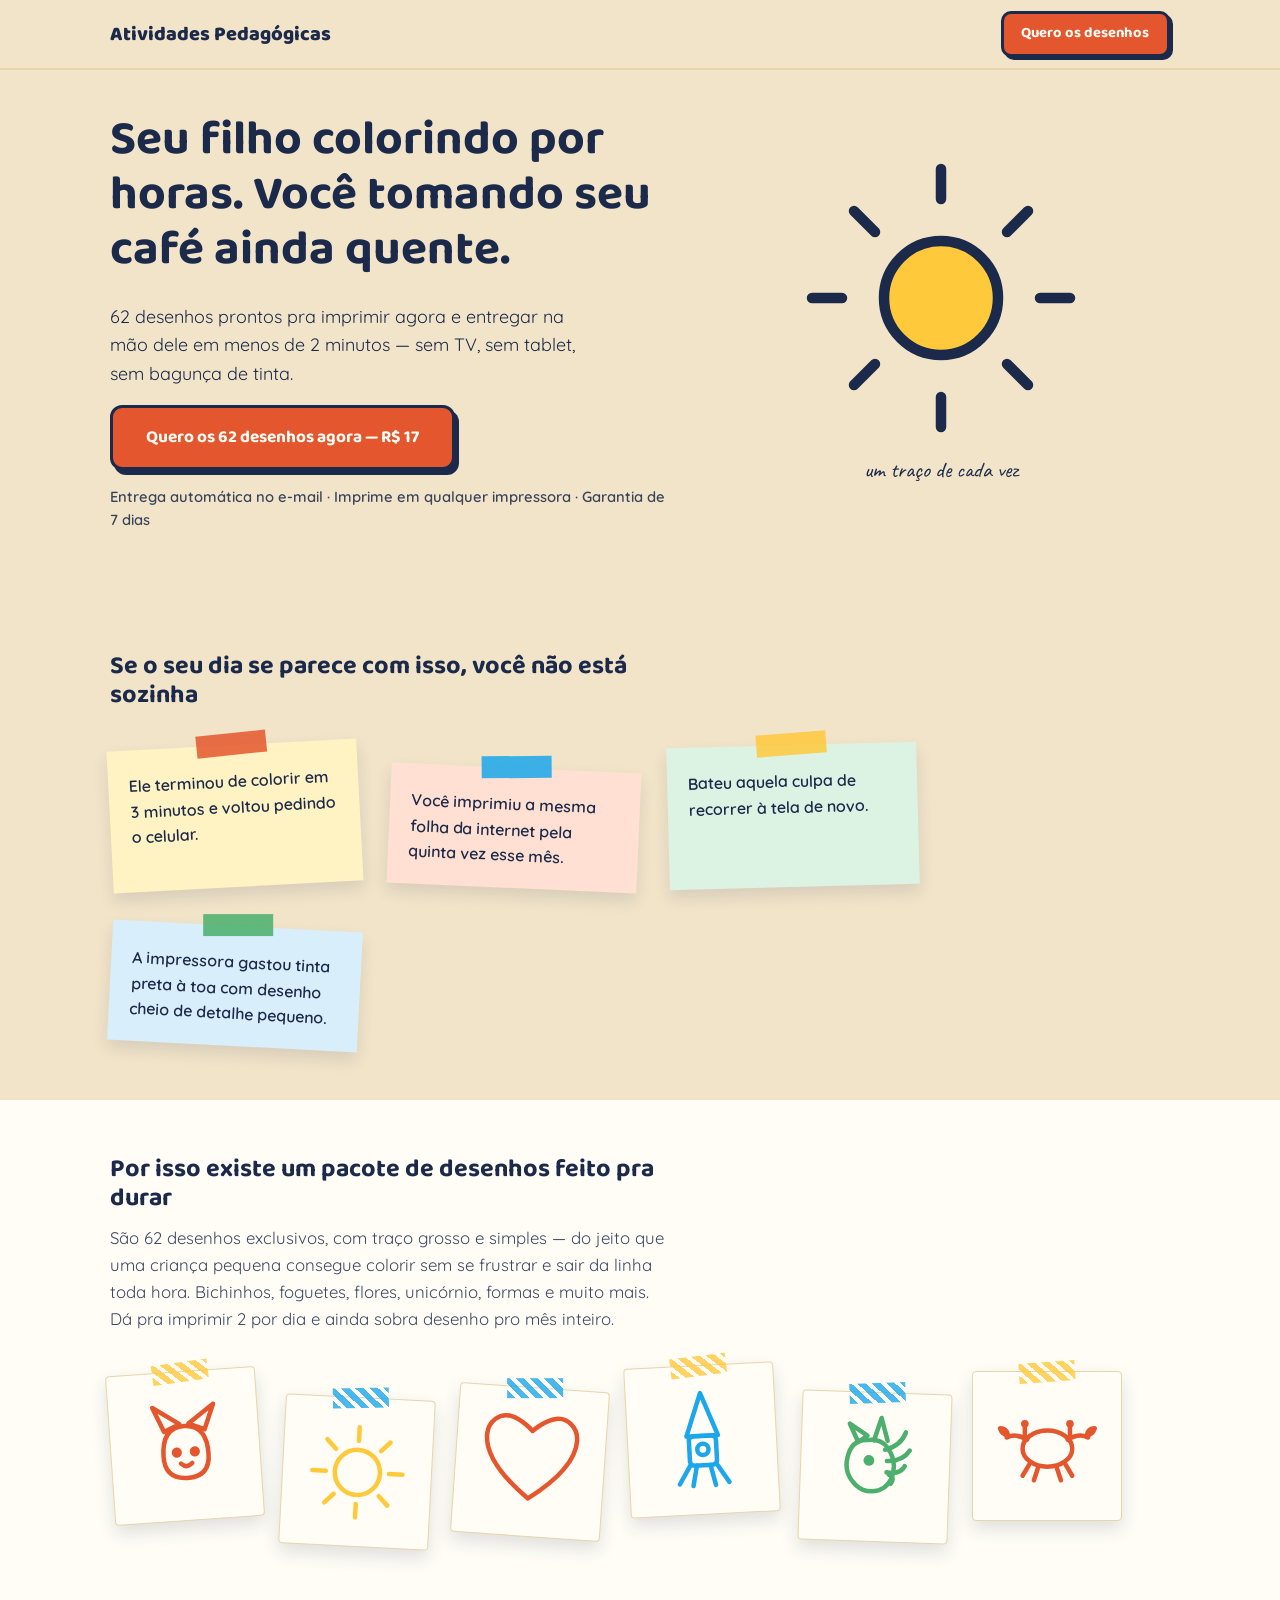
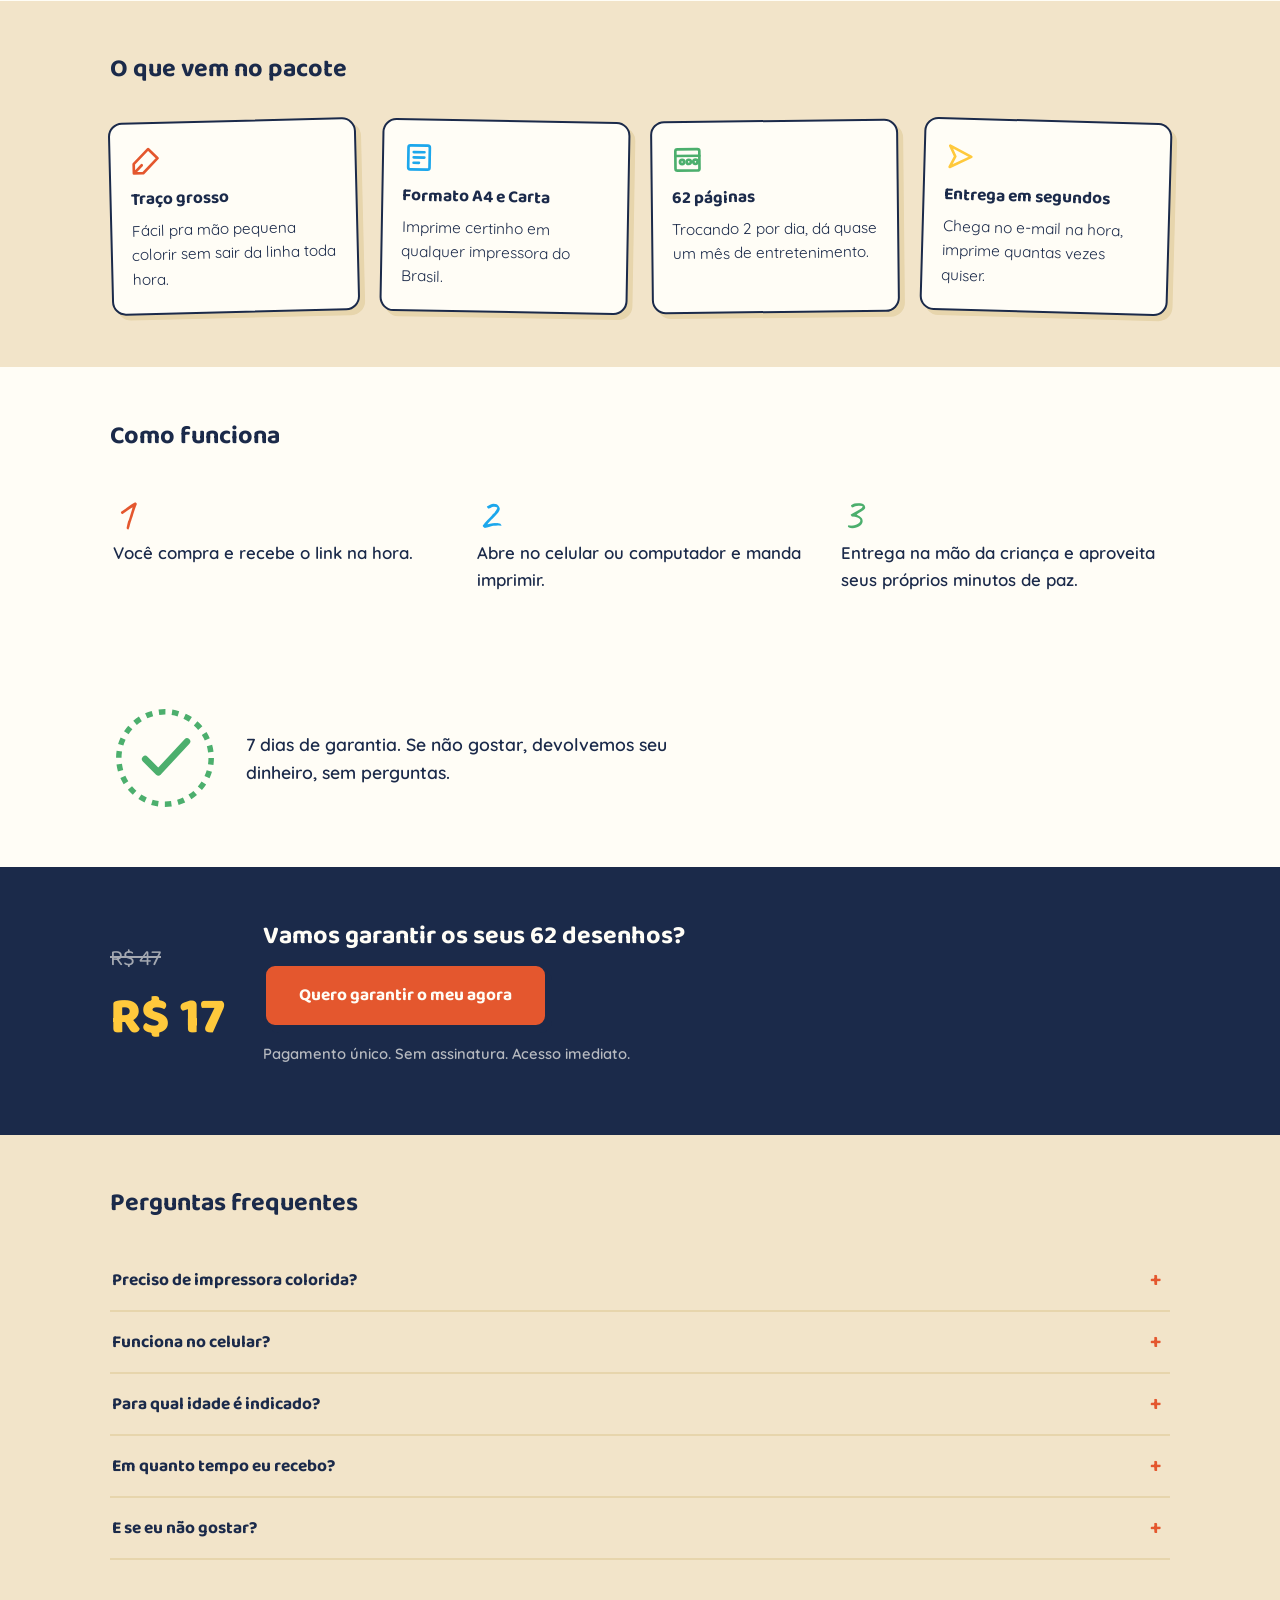
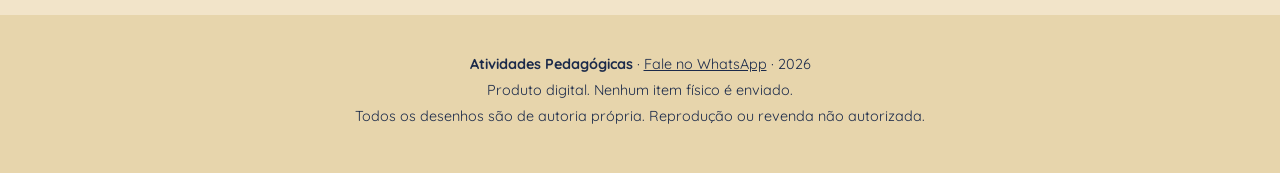
<file: livro-de-colorir-landing.html>
<!DOCTYPE html>
<html lang="pt-BR">
<head>
<meta charset="UTF-8">
<meta name="viewport" content="width=device-width, initial-scale=1.0">
<title>62 Desenhos para Colorir — R$17</title>
<meta name="description" content="62 desenhos infantis exclusivos para imprimir e colorir agora. Entrega automática no e-mail. Por R$17.">

<!--
  ================================================================
  STATUS DOS PLACEHOLDERS:

  - Marca, checkout (Cakto) e contato (WhatsApp) já preenchidos com
    dados reais.
  - Depoimentos: seção removida a pedido do cliente. Quando houver
    depoimentos reais de clientes, adicionar de volta uma seção
    "O que as mães estão dizendo" com citações e nomes verdadeiros
    — nunca com texto inventado.
  - Evento de compra (Purchase): NÃO é disparado por este HTML.
    É configurado no painel da Cakto, que dispara Purchase na
    página de confirmação de pagamento dela usando o mesmo Pixel ID
    (890502213453827).

  CABEÇALHOS DE SEGURANÇA RECOMENDADOS (configurar no servidor/CDN):
  Content-Security-Policy, X-Content-Type-Options: nosniff,
  X-Frame-Options: SAMEORIGIN, Referrer-Policy: strict-origin-when-cross-origin,
  Strict-Transport-Security. Nenhuma chave de API ou segredo deve
  ser colocado neste arquivo (o Pixel abaixo usa somente o snippet
  público do lado do navegador — nenhum token de Conversions API).
  ================================================================
-->

<!-- Meta Pixel Code -->
<script>
!function(f,b,e,v,n,t,s)
{if(f.fbq)return;n=f.fbq=function(){n.callMethod?
n.callMethod.apply(n,arguments):n.queue.push(arguments)};
if(!f._fbq)f._fbq=n;n.push=n;n.loaded=!0;n.version='2.0';
n.queue=[];t=b.createElement(e);t.async=!0;
t.src=v;s=b.getElementsByTagName(e)[0];
s.parentNode.insertBefore(t,s)}(window, document,'script',
'https://connect.facebook.net/en_US/fbevents.js');
fbq('init', '890502213453827');
fbq('track', 'PageView');
</script>
<noscript><img height="1" width="1" style="display:none"
src="https://www.facebook.com/tr?id=890502213453827&ev=PageView&noscript=1"
/></noscript>
<!-- End Meta Pixel Code -->

<link rel="preconnect" href="https://fonts.googleapis.com">
<link rel="preconnect" href="https://fonts.gstatic.com" crossorigin>
<link href="https://fonts.googleapis.com/css2?family=Baloo+2:wght@600;700;800&family=Quicksand:wght@500;600;700&family=Caveat:wght@600;700&display=swap" rel="stylesheet">

<style>
  :root{
    --paper: #F2E4C9;
    --paper-light: #FFFDF6;
    --paper-deep: #E7D5AC;
    --ink: #1B2A4A;
    --red: #E4572E;
    --yellow: #FFC93C;
    --blue: #1CA7EC;
    --green: #4CAF6D;
    --display: "Baloo 2", "Segoe UI", sans-serif;
    --body-font: "Quicksand", "Nunito Sans", sans-serif;
    --hand: "Caveat", cursive;
  }

  *,*::before,*::after{ box-sizing:border-box; }
  html{ scroll-behavior:smooth; }
  body{
    margin:0;
    background:var(--paper);
    color:var(--ink);
    font-family:var(--body-font);
    font-size:1.05rem;
    line-height:1.6;
    -webkit-font-smoothing:antialiased;
  }
  img,svg{ display:block; max-width:100%; }
  a{ color:inherit; }
  ul{ margin:0; padding:0; list-style:none; }

  *:focus-visible{
    outline:3px solid var(--blue);
    outline-offset:3px;
    border-radius:3px;
  }

  .wrap{ max-width:1100px; margin:0 auto; padding:0 1.25rem; }

  h1,h2,h3{
    font-family:var(--display);
    font-weight:700;
    margin:0 0 .5em 0;
    color:var(--ink);
    line-height:1.15;
  }
  p{ margin:0 0 1em 0; }

  /* ---------- botões ---------- */
  .btn{
    display:inline-flex;
    align-items:center;
    justify-content:center;
    gap:.5em;
    font-family:var(--display);
    font-weight:700;
    font-size:1.08rem;
    padding:.9em 1.9em;
    border-radius:12px;
    border:3px solid var(--ink);
    text-decoration:none;
    cursor:pointer;
    transition:transform .15s ease, box-shadow .15s ease;
  }
  .btn-primary{
    background:var(--red);
    color:var(--paper-light);
    box-shadow:4px 5px 0 var(--ink);
  }
  .btn-primary:hover{ transform:translate(-2px,-2px); box-shadow:6px 7px 0 var(--ink); }
  .btn-primary:active{ transform:translate(1px,2px); box-shadow:2px 2px 0 var(--ink); }
  .btn-small{
    font-size:.92rem;
    padding:.55em 1.2em;
    border-radius:10px;
    box-shadow:3px 3px 0 var(--ink);
  }
  .btn-small:hover{ transform:translate(-1px,-1px); box-shadow:4px 4px 0 var(--ink); }

  /* ---------- header ---------- */
  header{
    position:fixed;
    top:0; left:0; right:0;
    z-index:50;
    background:rgba(242,228,201,.92);
    backdrop-filter:blur(4px);
    border-bottom:2px solid var(--paper-deep);
  }
  header .wrap{
    display:flex;
    align-items:center;
    justify-content:space-between;
    padding:.7rem 1.25rem;
  }
  .brand{
    font-family:var(--display);
    font-weight:800;
    font-size:1.25rem;
    color:var(--ink);
    text-decoration:none;
  }
  main{ padding-top:64px; }

  /* ---------- helpers ---------- */
  .section{ padding:3.4rem 0; }
  .section-title{ max-width:40ch; }
  .section-lede{ max-width:56ch; color:var(--ink); opacity:.85; }

  /* ================= HERO ================= */
  .hero{ padding:3rem 0 3.2rem; overflow:hidden; }
  .hero .wrap{
    display:grid;
    grid-template-columns:1.1fr .9fr;
    gap:2.6rem;
    align-items:center;
  }
  .hero h1{ font-size:clamp(2rem, 4vw + .7rem, 3rem); }
  .hero .subtitle{ font-size:1.12rem; max-width:44ch; }
  .hero-note{
    margin-top:.9rem;
    font-size:.92rem;
    font-weight:600;
    opacity:.85;
  }
  .hero-art{ position:relative; display:flex; justify-content:center; }
  .crayon-scene{ position:relative; width:min(100%,300px); }
  .crayon-caption{
    font-family:var(--hand);
    font-size:1.4rem;
    color:var(--ink);
    text-align:center;
    margin-top:.3rem;
  }
  #crayonIcon{ position:absolute; top:0; left:0; width:34px; height:34px; pointer-events:none; }

  /* ================= DOR (post-its) ================= */
  .postits{
    display:flex;
    flex-wrap:wrap;
    gap:1.6rem 1.8rem;
    margin-top:2.2rem;
  }
  .postit{
    position:relative;
    width:250px;
    padding:1.5rem 1.3rem 1.2rem;
    font-family:var(--body-font);
    font-weight:600;
    font-size:1rem;
    color:var(--ink);
    box-shadow:0 8px 16px rgba(27,42,74,.12);
  }
  .postit::before{
    content:"";
    position:absolute;
    top:-12px; left:50%;
    transform:translateX(-50%) rotate(-3deg);
    width:70px; height:22px;
    opacity:.85;
  }
  .postit:nth-child(1){ background:#FFF3C4; transform:rotate(-3deg); }
  .postit:nth-child(1)::before{ background:var(--red); }
  .postit:nth-child(2){ background:#FFE0D2; transform:rotate(2.5deg); margin-top:1.4rem; }
  .postit:nth-child(2)::before{ background:var(--blue); }
  .postit:nth-child(3){ background:#DCF2E3; transform:rotate(-1.5deg); }
  .postit:nth-child(3)::before{ background:var(--yellow); }
  .postit:nth-child(4){ background:#D9EEFB; transform:rotate(3deg); margin-top:.8rem; }
  .postit:nth-child(4)::before{ background:var(--green); }

  /* ================= SOLUÇÃO (mural) ================= */
  .mural{
    display:flex;
    flex-wrap:wrap;
    gap:1.6rem 1.4rem;
    margin-top:2.4rem;
    align-items:flex-start;
  }
  .sheet-mock{
    position:relative;
    background:var(--paper-light);
    border:1px solid var(--paper-deep);
    border-radius:4px;
    padding:1.1rem;
    width:150px;
    box-shadow:0 8px 18px rgba(27,42,74,.14);
    transition:transform .2s ease, box-shadow .2s ease;
  }
  .sheet-mock svg{ width:100%; height:auto; }
  .sheet-mock:nth-child(1){ transform:rotate(-4deg); }
  .sheet-mock:nth-child(2){ transform:rotate(3deg); margin-top:1.6rem; }
  .sheet-mock:nth-child(3){ transform:rotate(-2deg); margin-top:-.6rem; }
  .sheet-mock:nth-child(4){ transform:rotate(4deg); margin-top:1rem; }
  .sheet-mock:nth-child(5){ transform:rotate(-3deg); margin-top:-.4rem; }
  .sheet-mock:nth-child(6){ transform:rotate(2deg); margin-top:1.3rem; }
  .sheet-mock:hover{ transform:rotate(0deg) translateY(-4px) !important; box-shadow:0 14px 24px rgba(27,42,74,.2); }
  .sheet-mock .tape{
    position:absolute;
    top:-10px; left:50%;
    transform:translateX(-50%) rotate(-4deg);
    width:56px; height:20px;
    opacity:.8;
  }
  .sheet-mock:nth-child(odd) .tape{ background:repeating-linear-gradient(45deg, var(--yellow), var(--yellow) 6px, #fff0 6px, #fff0 10px); }
  .sheet-mock:nth-child(even) .tape{ background:repeating-linear-gradient(45deg, var(--blue), var(--blue) 6px, #fff0 6px, #fff0 10px); }
  .sheet-mock .clip{ position:absolute; top:-16px; left:50%; transform:translateX(-50%); width:26px; }

  /* ================= BENEFÍCIOS ================= */
  .benefits{
    display:flex;
    flex-wrap:wrap;
    gap:1.4rem;
    margin-top:2.2rem;
  }
  .benefit{
    flex:1 1 220px;
    background:var(--paper-light);
    border:2px solid var(--ink);
    border-radius:14px;
    padding:1.3rem 1.2rem;
    box-shadow:5px 5px 0 var(--paper-deep);
  }
  .benefit:nth-child(1){ transform:rotate(-1.4deg); }
  .benefit:nth-child(2){ transform:rotate(1deg); }
  .benefit:nth-child(3){ transform:rotate(-.6deg); }
  .benefit:nth-child(4){ transform:rotate(1.6deg); }
  .benefit .icon{ width:32px; height:32px; margin-bottom:.6rem; }
  .benefit:nth-child(1) .icon{ color:var(--red); }
  .benefit:nth-child(2) .icon{ color:var(--blue); }
  .benefit:nth-child(3) .icon{ color:var(--green); }
  .benefit:nth-child(4) .icon{ color:var(--yellow); }
  .benefit strong{ display:block; font-family:var(--display); font-size:1.08rem; margin-bottom:.3rem; }
  .benefit p{ margin:0; font-size:.96rem; }

  /* ================= COMO FUNCIONA ================= */
  .steps{
    display:flex;
    flex-wrap:wrap;
    gap:2rem;
    margin-top:2.4rem;
    counter-reset:step;
  }
  .step{ flex:1 1 220px; position:relative; padding-left:.2rem; }
  .step-num{
    font-family:var(--hand);
    font-size:3rem;
    line-height:1;
    color:var(--red);
    display:block;
    margin-bottom:.2rem;
  }
  .step:nth-child(2) .step-num{ color:var(--blue); }
  .step:nth-child(3) .step-num{ color:var(--green); }
  .step p{ margin:0; font-weight:600; }

  /* ================= GARANTIA ================= */
  .guarantee{
    display:flex;
    align-items:center;
    gap:1.6rem;
    flex-wrap:wrap;
  }
  .guarantee-badge{ width:110px; height:110px; flex:none; }
  .guarantee p{ margin:0; font-size:1.1rem; font-weight:600; max-width:44ch; }

  /* ================= OFERTA FINAL ================= */
  .offer{ background:var(--ink); color:var(--paper-light); }
  .offer h2{ color:var(--paper-light); }
  .offer .wrap{
    display:flex;
    align-items:center;
    gap:2.4rem;
    flex-wrap:wrap;
  }
  .price-block{ flex:none; }
  .price-old{
    font-family:var(--display);
    font-size:1.4rem;
    text-decoration:line-through;
    opacity:.6;
    margin-right:.4rem;
  }
  .price-new{
    font-family:var(--display);
    font-weight:800;
    font-size:3.2rem;
    color:var(--yellow);
  }
  .offer-copy{ flex:1 1 320px; }
  .offer .hero-note{ color:rgba(255,253,246,.8); }

  /* ================= FAQ ================= */
  .faq-list{ margin-top:2rem; }
  .faq-item{
    border-bottom:2px solid var(--paper-deep);
  }
  .faq-q{
    width:100%;
    background:none;
    border:none;
    text-align:left;
    cursor:pointer;
    display:flex;
    align-items:center;
    justify-content:space-between;
    gap:1rem;
    font-family:var(--display);
    font-weight:700;
    font-size:1.08rem;
    color:var(--ink);
    padding:1rem .1rem;
  }
  .faq-q .plus{
    flex:none;
    width:26px; height:26px;
    display:flex; align-items:center; justify-content:center;
    font-size:1.3rem;
    color:var(--red);
    transition:transform .2s ease;
  }
  .faq-q[aria-expanded="true"] .plus{ transform:rotate(45deg); }
  .faq-a-wrap{
    overflow:hidden;
    max-height:0;
    transition:max-height .3s ease;
  }
  .faq-a{ padding:0 .1rem 1.1rem; max-width:62ch; }

  /* ================= FOOTER ================= */
  footer{
    background:var(--paper-deep);
    padding:2.2rem 0 2.6rem;
    font-size:.9rem;
    text-align:center;
  }
  footer p{ margin:.2rem 0; }

  @media (max-width:820px){
    .hero .wrap{ grid-template-columns:1fr; }
    .hero-art{ order:-1; margin-bottom:1rem; }
    .guarantee{ text-align:center; justify-content:center; }
  }
</style>
</head>
<body>

<header>
  <div class="wrap">
    <a href="#" class="brand">Atividades Pedagógicas</a>
    <a href="#oferta" class="btn btn-primary btn-small">Quero os desenhos</a>
  </div>
</header>

<main>

<!-- ================= HERO ================= -->
<section class="hero">
  <div class="wrap">
    <div class="hero-copy">
      <h1>Seu filho colorindo por horas. Você tomando seu café ainda quente.</h1>
      <p class="subtitle">62 desenhos prontos pra imprimir agora e entregar na mão dele em menos de 2 minutos — sem TV, sem tablet, sem bagunça de tinta.</p>
      <a href="https://pay.cakto.com.br/3cq8nd4_734661" class="btn btn-primary js-checkout-link">Quero os 62 desenhos agora — R$ 17</a>
      <p class="hero-note">Entrega automática no e-mail · Imprime em qualquer impressora · Garantia de 7 dias</p>
    </div>
    <div class="hero-art">
      <div class="crayon-scene">
        <svg id="crayonSun" viewBox="0 0 200 200" width="100%" aria-hidden="true">
          <g id="sunRays" stroke="#1B2A4A" stroke-width="7" fill="none" stroke-linecap="round">
            <line class="draw-el" x1="100" y1="14" x2="100" y2="34"/>
            <line class="draw-el" x1="100" y1="166" x2="100" y2="186"/>
            <line class="draw-el" x1="14" y1="100" x2="34" y2="100"/>
            <line class="draw-el" x1="166" y1="100" x2="186" y2="100"/>
            <line class="draw-el" x1="42" y1="42" x2="56" y2="56"/>
            <line class="draw-el" x1="144" y1="144" x2="158" y2="158"/>
            <line class="draw-el" x1="158" y1="42" x2="144" y2="56"/>
            <line class="draw-el" x1="56" y1="144" x2="42" y2="158"/>
          </g>
          <circle id="sunCircle" class="draw-el" cx="100" cy="100" r="38" stroke="#1B2A4A" stroke-width="7" fill="none"/>
        </svg>
        <svg id="crayonIcon" viewBox="0 0 40 40" aria-hidden="true">
          <g transform="rotate(45 20 20)">
            <rect x="14" y="6" width="12" height="24" rx="2" fill="#FFC93C" stroke="#1B2A4A" stroke-width="2"/>
            <polygon points="14,6 26,6 20,-2" fill="#E4572E" stroke="#1B2A4A" stroke-width="2"/>
          </g>
        </svg>
        <p class="crayon-caption">um traço de cada vez</p>
      </div>
    </div>
  </div>
</section>

<!-- ================= DOR ================= -->
<section class="section">
  <div class="wrap">
    <h2 class="section-title">Se o seu dia se parece com isso, você não está sozinha</h2>
    <div class="postits">
      <div class="postit">Ele terminou de colorir em 3 minutos e voltou pedindo o celular.</div>
      <div class="postit">Você imprimiu a mesma folha da internet pela quinta vez esse mês.</div>
      <div class="postit">Bateu aquela culpa de recorrer à tela de novo.</div>
      <div class="postit">A impressora gastou tinta preta à toa com desenho cheio de detalhe pequeno.</div>
    </div>
  </div>
</section>

<!-- ================= SOLUÇÃO ================= -->
<section class="section" style="background:var(--paper-light);">
  <div class="wrap">
    <h2 class="section-title">Por isso existe um pacote de desenhos feito pra durar</h2>
    <p class="section-lede">São 62 desenhos exclusivos, com traço grosso e simples — do jeito que uma criança pequena consegue colorir sem se frustrar e sair da linha toda hora. Bichinhos, foguetes, flores, unicórnio, formas e muito mais. Dá pra imprimir 2 por dia e ainda sobra desenho pro mês inteiro.</p>

    <div class="mural" aria-hidden="true">
      <div class="sheet-mock">
        <div class="tape"></div>
        <svg viewBox="0 0 100 100"><g fill="none" stroke="#E4572E" stroke-width="4" stroke-linecap="round" stroke-linejoin="round">
          <path d="M30 58 Q30 32 50 32 Q70 32 70 58 Q70 78 50 78 Q30 78 30 58 Z"/>
          <path d="M32 36 L23 14 L46 30 Z"/>
          <path d="M68 36 L77 14 L54 30 Z"/>
          <circle cx="42" cy="55" r="2.5" fill="#E4572E"/>
          <circle cx="58" cy="55" r="2.5" fill="#E4572E"/>
          <path d="M45 65 Q50 70 55 65"/>
        </g></svg>
      </div>
      <div class="sheet-mock">
        <div class="tape"></div>
        <svg viewBox="0 0 100 100"><g fill="none" stroke="#FFC93C" stroke-width="4" stroke-linecap="round" stroke-linejoin="round">
          <circle cx="50" cy="50" r="20"/>
          <path d="M50 10 V22 M50 78 V90 M10 50 H22 M78 50 H90 M22 22 L30 30 M70 70 L78 78 M78 22 L70 30 M30 70 L22 78"/>
        </g></svg>
      </div>
      <div class="clip" style="display:none"></div>
      <div class="sheet-mock">
        <div class="tape"></div>
        <svg viewBox="0 0 100 100"><path fill="none" stroke="#E4572E" stroke-width="4" stroke-linecap="round" stroke-linejoin="round" d="M50 82 C20 60 10 42 10 28 C10 16 20 8 30 10 C40 12 50 22 50 22 C50 22 60 12 70 10 C80 8 90 16 90 28 C90 42 80 60 50 82 Z"/></svg>
      </div>
      <div class="sheet-mock">
        <div class="tape"></div>
        <svg viewBox="0 0 100 100"><g fill="none" stroke="#1CA7EC" stroke-width="4" stroke-linecap="round" stroke-linejoin="round">
          <path d="M50 8 L64 46 H36 Z"/>
          <rect x="38" y="46" width="24" height="26" rx="4"/>
          <circle cx="50" cy="58" r="5"/>
          <path d="M38 72 L28 88 M62 72 L72 88 M44 72 L40 90 M56 72 L60 90"/>
        </g></svg>
      </div>
      <div class="sheet-mock">
        <div class="tape"></div>
        <svg viewBox="0 0 100 100"><g fill="none" stroke="#4CAF6D" stroke-width="4" stroke-linecap="round" stroke-linejoin="round">
          <path d="M42 26 Q28 26 25 42 Q22 56 33 66 Q42 74 54 70 Q64 66 66 54 Q68 42 60 32 Q54 24 42 26 Z"/>
          <path d="M48 26 L54 6 L60 26"/>
          <path d="M34 28 L26 12 L42 22 Z"/>
          <circle cx="44" cy="44" r="2.8" fill="#4CAF6D"/>
          <path d="M62 56 Q68 58 64 64"/>
          <path d="M58 34 Q72 30 76 18 M60 44 Q74 44 80 34 M60 54 Q72 56 76 48"/>
        </g></svg>
      </div>
      <div class="sheet-mock">
        <div class="tape"></div>
        <svg viewBox="0 0 100 100"><g fill="none" stroke="#E4572E" stroke-width="4" stroke-linecap="round" stroke-linejoin="round">
          <ellipse cx="50" cy="52" rx="22" ry="16"/>
          <path d="M32 44 Q22 38 14 42 M68 44 Q78 38 86 42"/>
          <circle cx="30" cy="30" r="1.4" fill="#E4572E"/>
          <circle cx="70" cy="30" r="1.4" fill="#E4572E"/>
          <path d="M30 44 L30 30 M70 44 L70 30"/>
          <path d="M15 40 Q10 40 8 34 Q14 34 15 40 Z"/>
          <path d="M85 40 Q90 40 92 34 Q86 34 85 40 Z"/>
          <path d="M34 66 L28 76 M42 68 L38 80 M58 68 L62 80 M66 66 L72 76"/>
        </g></svg>
      </div>
    </div>
  </div>
</section>

<!-- ================= BENEFÍCIOS ================= -->
<section class="section">
  <div class="wrap">
    <h2 class="section-title">O que vem no pacote</h2>
    <div class="benefits">
      <div class="benefit">
        <svg class="icon" viewBox="0 0 24 24" fill="none" stroke="currentColor" stroke-width="2" stroke-linecap="round" stroke-linejoin="round"><path d="M4 20 L9 15 M14 3 L21 10 L10 21 L3 21 L3 14 Z"/></svg>
        <strong>Traço grosso</strong>
        <p>Fácil pra mão pequena colorir sem sair da linha toda hora.</p>
      </div>
      <div class="benefit">
        <svg class="icon" viewBox="0 0 24 24" fill="none" stroke="currentColor" stroke-width="2" stroke-linecap="round" stroke-linejoin="round"><rect x="4" y="3" width="16" height="18" rx="1.5"/><path d="M8 8 H16 M8 12 H16 M8 16 H12"/></svg>
        <strong>Formato A4 e Carta</strong>
        <p>Imprime certinho em qualquer impressora do Brasil.</p>
      </div>
      <div class="benefit">
        <svg class="icon" viewBox="0 0 24 24" fill="none" stroke="currentColor" stroke-width="2" stroke-linecap="round" stroke-linejoin="round"><rect x="3" y="4" width="18" height="16" rx="1.5"/><path d="M3 9 H21"/><circle cx="8" cy="13.5" r="1.6"/><circle cx="13" cy="13.5" r="1.6"/><circle cx="18" cy="13.5" r="1.6"/></svg>
        <strong>62 páginas</strong>
        <p>Trocando 2 por dia, dá quase um mês de entretenimento.</p>
      </div>
      <div class="benefit">
        <svg class="icon" viewBox="0 0 24 24" fill="none" stroke="currentColor" stroke-width="2" stroke-linecap="round" stroke-linejoin="round"><path d="M4 4 L20 12 L4 20 L8 12 Z"/></svg>
        <strong>Entrega em segundos</strong>
        <p>Chega no e-mail na hora, imprime quantas vezes quiser.</p>
      </div>
    </div>
  </div>
</section>

<!-- ================= COMO FUNCIONA ================= -->
<section class="section" style="background:var(--paper-light);">
  <div class="wrap">
    <h2 class="section-title">Como funciona</h2>
    <div class="steps">
      <div class="step"><span class="step-num">1</span><p>Você compra e recebe o link na hora.</p></div>
      <div class="step"><span class="step-num">2</span><p>Abre no celular ou computador e manda imprimir.</p></div>
      <div class="step"><span class="step-num">3</span><p>Entrega na mão da criança e aproveita seus próprios minutos de paz.</p></div>
    </div>
  </div>
</section>

<!-- ================= GARANTIA ================= -->
<section class="section" style="background:var(--paper-light);">
  <div class="wrap guarantee">
    <svg class="guarantee-badge" viewBox="0 0 100 100" aria-hidden="true">
      <circle cx="50" cy="50" r="42" fill="none" stroke="#4CAF6D" stroke-width="5" stroke-dasharray="6 6"/>
      <path d="M32 51 L44 63 L70 35" fill="none" stroke="#4CAF6D" stroke-width="6" stroke-linecap="round" stroke-linejoin="round"/>
    </svg>
    <p>7 dias de garantia. Se não gostar, devolvemos seu dinheiro, sem perguntas.</p>
  </div>
</section>

<!-- ================= OFERTA FINAL ================= -->
<section class="section offer" id="oferta">
  <div class="wrap">
    <div class="price-block">
      <div><span class="price-old">R$ 47</span></div>
      <div class="price-new">R$ 17</div>
    </div>
    <div class="offer-copy">
      <h2>Vamos garantir os seus 62 desenhos?</h2>
      <a href="https://pay.cakto.com.br/3cq8nd4_734661" class="btn btn-primary js-checkout-link">Quero garantir o meu agora</a>
      <p class="hero-note">Pagamento único. Sem assinatura. Acesso imediato.</p>
    </div>
  </div>
</section>

<!-- ================= FAQ ================= -->
<section class="section">
  <div class="wrap">
    <h2 class="section-title">Perguntas frequentes</h2>
    <div class="faq-list">
      <div class="faq-item">
        <button class="faq-q" aria-expanded="false">
          Preciso de impressora colorida?
          <span class="plus" aria-hidden="true">+</span>
        </button>
        <div class="faq-a-wrap"><p class="faq-a">Não. O traço é em preto e branco, pensado pra colorir — imprime liso até em impressora comum, sem gastar tinta à toa.</p></div>
      </div>
      <div class="faq-item">
        <button class="faq-q" aria-expanded="false">
          Funciona no celular?
          <span class="plus" aria-hidden="true">+</span>
        </button>
        <div class="faq-a-wrap"><p class="faq-a">Sim. Você recebe o PDF e pode imprimir direto do celular em qualquer app de impressão, ou mandar pra uma gráfica ou lan house perto de casa.</p></div>
      </div>
      <div class="faq-item">
        <button class="faq-q" aria-expanded="false">
          Para qual idade é indicado?
          <span class="plus" aria-hidden="true">+</span>
        </button>
        <div class="faq-a-wrap"><p class="faq-a">Pensado para crianças de 3 a 8 anos, com traços grandes e simples.</p></div>
      </div>
      <div class="faq-item">
        <button class="faq-q" aria-expanded="false">
          Em quanto tempo eu recebo?
          <span class="plus" aria-hidden="true">+</span>
        </button>
        <div class="faq-a-wrap"><p class="faq-a">Na hora. O link chega no seu e-mail assim que o pagamento é aprovado.</p></div>
      </div>
      <div class="faq-item">
        <button class="faq-q" aria-expanded="false">
          E se eu não gostar?
          <span class="plus" aria-hidden="true">+</span>
        </button>
        <div class="faq-a-wrap"><p class="faq-a">Você tem 7 dias de garantia total. Devolvemos 100% do valor, sem perguntas.</p></div>
      </div>
    </div>
  </div>
</section>

</main>

<footer>
  <div class="wrap">
    <p><strong>Atividades Pedagógicas</strong> · <a href="https://wa.me/5534997910509">Fale no WhatsApp</a> · <span id="footerYear"></span></p>
    <p>Produto digital. Nenhum item físico é enviado.</p>
    <p>Todos os desenhos são de autoria própria. Reprodução ou revenda não autorizada.</p>
  </div>
</footer>

<script>
(function(){
  "use strict";

  document.getElementById('footerYear').textContent = new Date().getFullYear();

  /* ---------- Meta Pixel: InitiateCheckout ao clicar em comprar ---------- */
  document.querySelectorAll('.js-checkout-link').forEach(function(link){
    link.addEventListener('click', function(){
      if(typeof fbq === 'function'){ fbq('track', 'InitiateCheckout'); }
    });
  });

  /* ---------- animação única do hero: giz desenhando o sol ---------- */
  var reduceMotion = window.matchMedia('(prefers-reduced-motion: reduce)').matches;
  var drawEls = Array.prototype.slice.call(document.querySelectorAll('#crayonSun .draw-el'));
  var sunCircle = document.getElementById('sunCircle');
  var crayonIcon = document.getElementById('crayonIcon');

  if(reduceMotion){
    drawEls.forEach(function(el){ el.style.strokeDashoffset = 0; });
    if(sunCircle){ sunCircle.style.fill = 'var(--yellow)'; sunCircle.style.fillOpacity = 1; }
    if(crayonIcon){ crayonIcon.style.display = 'none'; }
  } else if(drawEls.length){
    var stepDelay = 90;
    var drawDuration = 480;

    drawEls.forEach(function(el, i){
      var length = el.getTotalLength();
      el.style.strokeDasharray = length;
      el.style.strokeDashoffset = length;
      el.style.transition = 'stroke-dashoffset ' + drawDuration + 'ms ease ' + (i * stepDelay) + 'ms';
    });

    if(crayonIcon){
      crayonIcon.style.transition = 'top 1.6s ease, left 1.6s ease, opacity .4s ease .9s';
      crayonIcon.style.top = '0px';
      crayonIcon.style.left = '0px';
    }

    requestAnimationFrame(function(){
      requestAnimationFrame(function(){
        drawEls.forEach(function(el){ el.style.strokeDashoffset = 0; });
        if(crayonIcon){
          crayonIcon.style.top = '150px';
          crayonIcon.style.left = '150px';
        }
      });
    });

    var totalDrawTime = (drawEls.length * stepDelay) + drawDuration;
    setTimeout(function(){
      if(sunCircle){
        sunCircle.style.transition = 'fill-opacity .6s ease';
        sunCircle.style.fill = 'var(--yellow)';
        sunCircle.style.fillOpacity = 1;
      }
      if(crayonIcon){ crayonIcon.style.opacity = 0; }
    }, totalDrawTime + 150);
  }

  /* ---------- tilt leve nos mockups ao passar o mouse ---------- */
  if(!reduceMotion && window.matchMedia('(hover: hover)').matches){
    document.querySelectorAll('.sheet-mock').forEach(function(sheet){
      sheet.addEventListener('mousemove', function(e){
        var rect = sheet.getBoundingClientRect();
        var x = (e.clientX - rect.left) / rect.width - .5;
        var y = (e.clientY - rect.top) / rect.height - .5;
        sheet.style.transform = 'rotate(0deg) translateY(-4px) rotateX(' + (y * -10) + 'deg) rotateY(' + (x * 10) + 'deg)';
      });
      sheet.addEventListener('mouseleave', function(){
        sheet.style.transform = '';
      });
    });
  }

  /* ---------- acordeão de FAQ com abertura suave ---------- */
  document.querySelectorAll('.faq-item').forEach(function(item){
    var btn = item.querySelector('.faq-q');
    var wrap = item.querySelector('.faq-a-wrap');
    btn.addEventListener('click', function(){
      var isOpen = btn.getAttribute('aria-expanded') === 'true';

      document.querySelectorAll('.faq-q[aria-expanded="true"]').forEach(function(otherBtn){
        if(otherBtn !== btn){
          otherBtn.setAttribute('aria-expanded', 'false');
          otherBtn.parentElement.querySelector('.faq-a-wrap').style.maxHeight = null;
        }
      });

      if(isOpen){
        btn.setAttribute('aria-expanded', 'false');
        wrap.style.maxHeight = null;
      } else {
        btn.setAttribute('aria-expanded', 'true');
        wrap.style.maxHeight = wrap.scrollHeight + 'px';
      }
    });
  });
})();
</script>

</body>
</html>
</file>
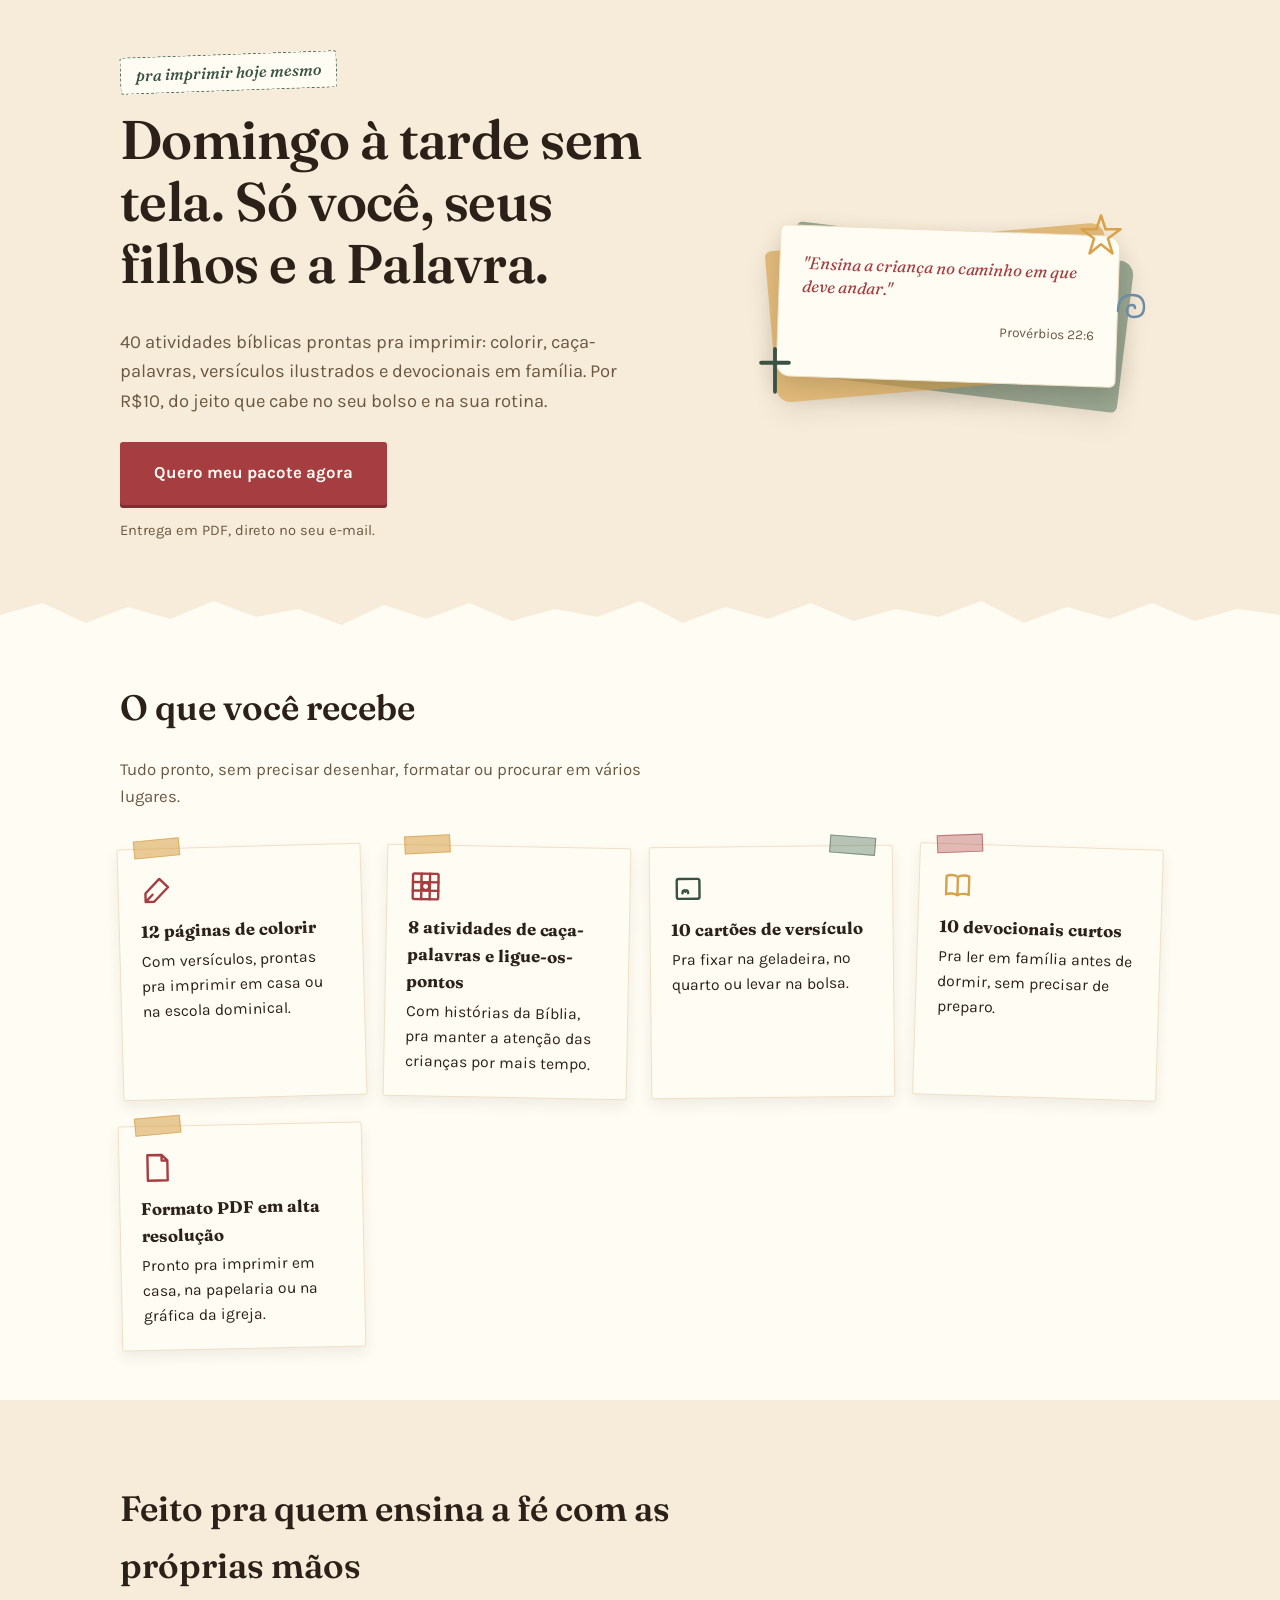
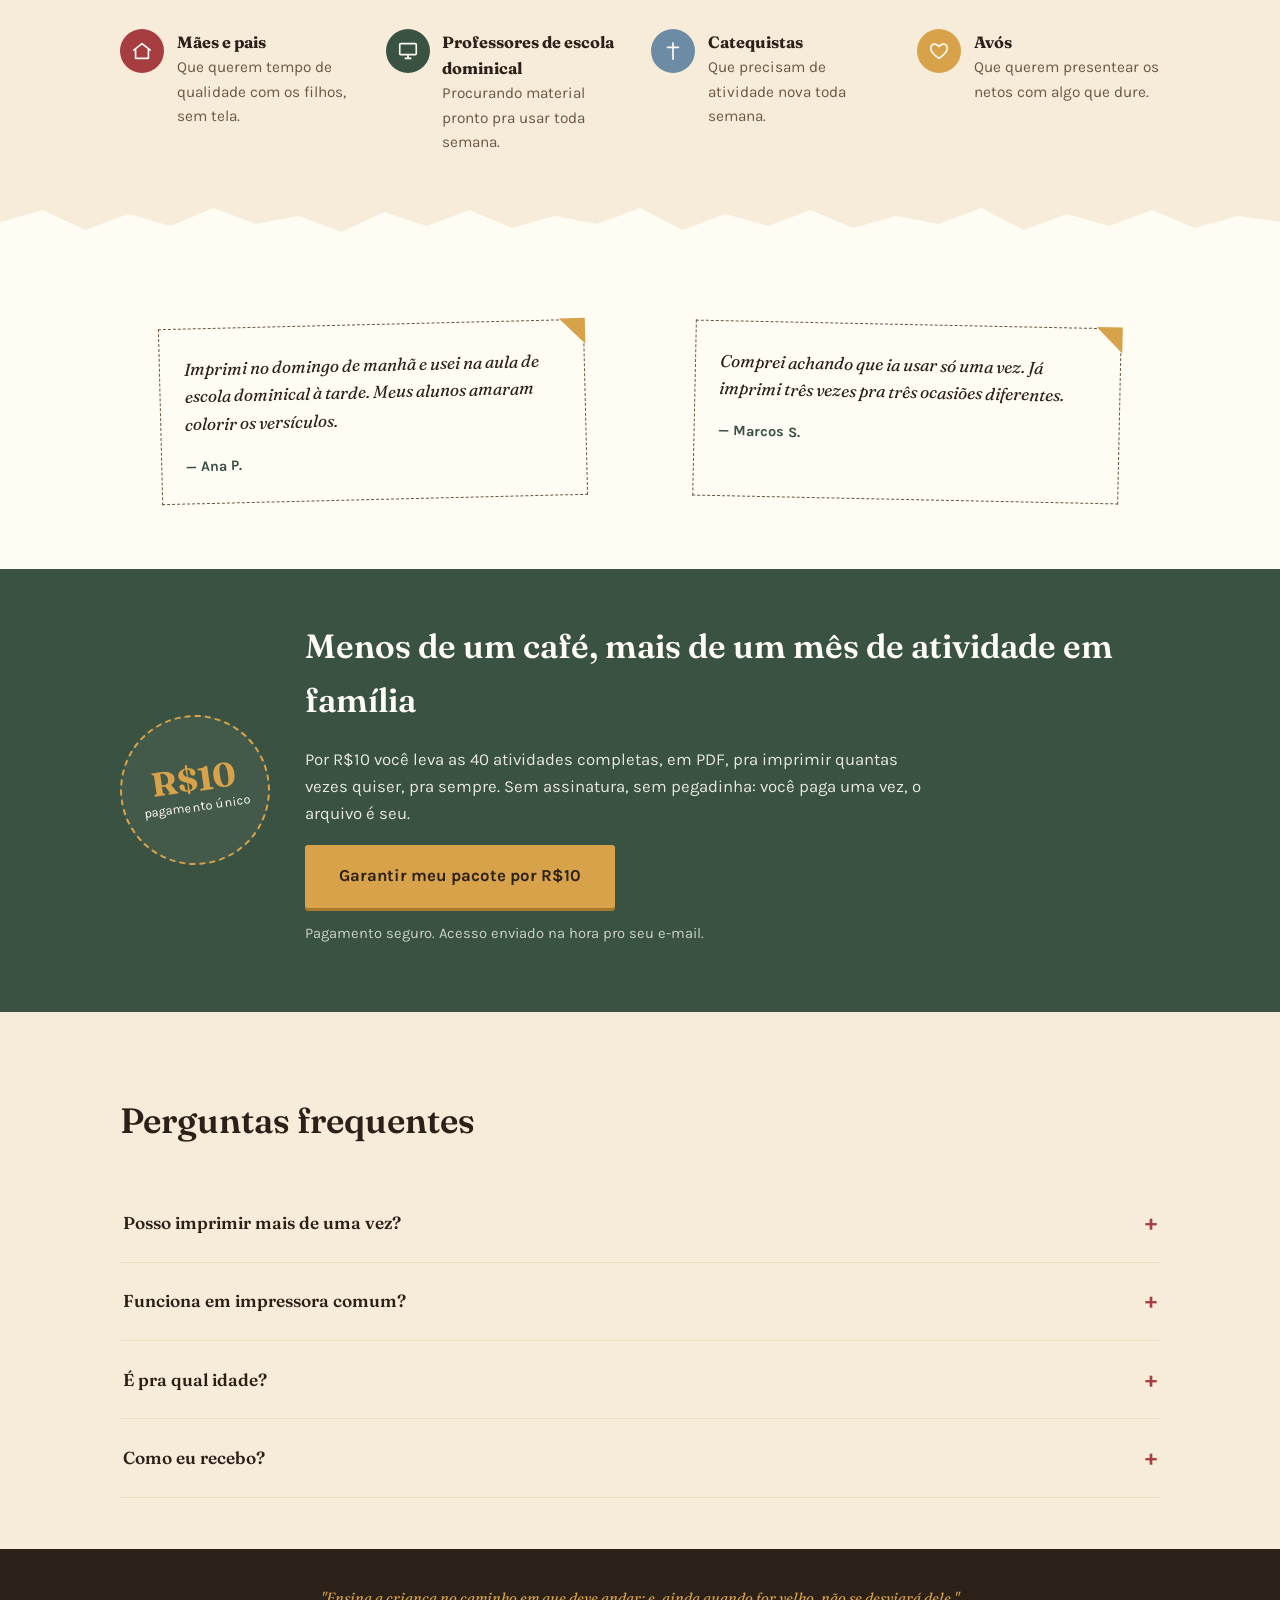
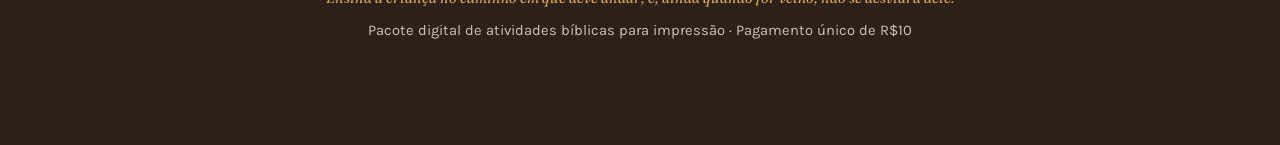
<file: papeis-biblicos-landing.html>
<!DOCTYPE html>
<html lang="pt-BR">
<head>
<meta charset="UTF-8">
<meta name="viewport" content="width=device-width, initial-scale=1.0">
<title>40 Atividades Bíblicas para Imprimir em Família — R$10</title>
<meta name="description" content="40 atividades bíblicas prontas pra imprimir: colorir, caça-palavras, versículos ilustrados e devocionais em família. Por R$10.">

<!--
  ================================================================
  CABEÇALHOS DE SEGURANÇA RECOMENDADOS (configurar no servidor/CDN,
  não é possível defini-los via HTML/meta com efeito garantido):

  Content-Security-Policy:
    default-src 'self';
    style-src 'self' 'unsafe-inline' https://fonts.googleapis.com;
    font-src https://fonts.gstatic.com;
    img-src 'self' data:;
    script-src 'self';
    frame-src https://checkout.stripe.com https://*.mercadopago.com https://pay.hotmart.com https://*.kiwify.com.br;
    connect-src 'self';
    base-uri 'self';
    form-action 'self';
    frame-ancestors 'self';

  X-Content-Type-Options: nosniff
  X-Frame-Options: SAMEORIGIN
  Referrer-Policy: strict-origin-when-cross-origin
  Permissions-Policy: geolocation=(), camera=(), microphone=()
  Strict-Transport-Security: max-age=63072000; includeSubDomains; preload

  CHECKOUT: os dois botões marcados com a classe "js-checkout-link"
  abaixo apontam para "#checkout-do-gateway" como placeholder.
  Troque o href pelo link do checkout HOSPEDADO do gateway escolhido
  (Stripe Checkout, Mercado Pago Checkout Pro, Hotmart ou Kiwify).
  Esta página NUNCA deve coletar número de cartão, CVV ou dados
  bancários — o pagamento acontece inteiramente no domínio do
  gateway. Nenhuma chave de API ou segredo deve ser colocado aqui;
  qualquer webhook de confirmação deve rodar em backend/serverless.

  ANALYTICS / PIXEL: se for adicionar o Pixel do Facebook ou GA4,
  use somente o snippet oficial e documentado do próprio provedor,
  inserido aqui como script separado — não hardcode tokens de acesso
  no client-side.
  ================================================================
-->

<link rel="preconnect" href="https://fonts.googleapis.com">
<link rel="preconnect" href="https://fonts.gstatic.com" crossorigin>
<link href="https://fonts.googleapis.com/css2?family=Fraunces:opsz,wght@9..144,500;9..144,600;9..144,700&family=Karla:wght@400;500;700&display=swap" rel="stylesheet">

<style>
  :root{
    --paper: #F7ECD9;
    --paper-light: #FFFCF4;
    --paper-deep: #EFE0C4;
    --ink: #2B2118;
    --ink-soft: #6A5842;
    --berry: #A63D40;
    --berry-dark: #7E2E30;
    --sage: #4E6E58;
    --sage-dark: #395241;
    --gold: #D8A24A;
    --sky: #6C8CA6;
    --radius-tag: 3px;
    --serif: "Fraunces", Georgia, serif;
    --sans: "Karla", "Segoe UI", sans-serif;
  }

  *,*::before,*::after{ box-sizing:border-box; }
  html{ scroll-behavior:smooth; }
  body{
    margin:0;
    background:var(--paper);
    color:var(--ink);
    font-family:var(--sans);
    font-size:1.05rem;
    line-height:1.6;
    -webkit-font-smoothing:antialiased;
  }
  img,svg{ display:block; max-width:100%; }
  a{ color:inherit; }

  *:focus-visible{
    outline:3px solid var(--sky);
    outline-offset:3px;
    border-radius:2px;
  }

  .wrap{
    max-width:1080px;
    margin:0 auto;
    padding:0 1.25rem;
  }

  h1,h2,h3{
    font-family:var(--serif);
    font-weight:600;
    margin:0 0 .6em 0;
    color:var(--ink);
  }
  p{ margin:0 0 1em 0; }
  .measure{ max-width:62ch; }

  /* ---------- botões ---------- */
  .btn{
    display:inline-flex;
    align-items:center;
    justify-content:center;
    gap:.5em;
    font-family:var(--sans);
    font-weight:700;
    font-size:1.05rem;
    padding:.95em 1.9em;
    border-radius:var(--radius-tag);
    border:2px solid transparent;
    text-decoration:none;
    cursor:pointer;
    transition:transform .15s ease, background-color .15s ease;
  }
  .btn:hover{ transform:translateY(-2px); }
  .btn:active{ transform:translateY(0); }
  .btn-primary{
    background:var(--berry);
    color:var(--paper-light);
    box-shadow:0 3px 0 var(--berry-dark);
  }
  .btn-primary:hover{ background:var(--berry-dark); }
  .btn-primary:active{ box-shadow:0 1px 0 var(--berry-dark); }

  /* ---------- divisor de "papel rasgado" entre seções ---------- */
  .tear{
    display:block;
    width:100%;
    height:30px;
    line-height:0;
  }
  .tear svg{ width:100%; height:100%; }

  /* ================= HERO ================= */
  .hero{
    padding:3.4rem 0 2.6rem;
    position:relative;
    overflow:hidden;
  }
  .hero .wrap{
    display:grid;
    grid-template-columns:1.15fr .85fr;
    gap:2.5rem;
    align-items:center;
  }
  .hero-eyebrow-scrap{
    display:inline-block;
    font-family:var(--serif);
    font-style:italic;
    font-weight:500;
    font-size:1rem;
    color:var(--sage-dark);
    background:var(--paper-light);
    padding:.3em .9em;
    border:1.5px dashed var(--sage);
    border-radius:var(--radius-tag);
    transform:rotate(-2deg);
    margin-bottom:1.1rem;
  }
  .hero h1{
    font-size:clamp(2rem, 4.4vw + .6rem, 3.4rem);
    line-height:1.14;
    letter-spacing:-.01em;
  }
  .hero .subtitle{
    font-size:1.15rem;
    color:var(--ink-soft);
    max-width:46ch;
  }
  .hero-actions{ margin-top:1.6rem; }
  .hero-note{
    margin-top:.9rem;
    font-size:.92rem;
    color:var(--ink-soft);
  }

  .hero-art{ position:relative; }
  .paper-stack{ position:relative; width:100%; max-width:340px; margin:0 auto; }
  .paper-stack .sheet{
    position:absolute;
    inset:0;
    border-radius:6px 14px 6px 14px;
    box-shadow:0 10px 24px rgba(43,33,24,.14);
  }
  .paper-stack .sheet.s3{ background:var(--sage); transform:rotate(7deg) translate(10px,10px); opacity:.55; }
  .paper-stack .sheet.s2{ background:var(--gold); transform:rotate(-5deg) translate(-8px,6px); opacity:.65; }
  .paper-stack .sheet.s1{
    background:var(--paper-light);
    position:relative;
    transform:rotate(2deg);
    padding:1.6rem 1.4rem;
    border:1px solid var(--paper-deep);
  }
  .paper-stack .sheet.s1 .verse{
    font-family:var(--serif);
    font-style:italic;
    color:var(--berry);
    font-size:1.05rem;
    line-height:1.4;
  }
  .paper-stack .sheet.s1 .ref{
    font-size:.85rem;
    color:var(--ink-soft);
    text-align:right;
  }
  .doodle{ position:absolute; }
  .doodle path, .doodle circle{
    fill:none;
    stroke-linecap:round;
    stroke-linejoin:round;
  }
  .d-star{ top:-18px; right:-6px; width:46px; color:var(--gold); }
  .d-cross{ bottom:-14px; left:-22px; width:38px; color:var(--sage-dark); }
  .d-swirl{ top:40%; right:-30px; width:34px; color:var(--sky); }

  .doodle path{
    stroke-dasharray:200;
    stroke-dashoffset:200;
    animation:draw 1.1s ease forwards;
  }
  .d-star path{ animation-delay:.3s; }
  .d-cross path{ animation-delay:.75s; }
  .d-swirl path{ animation-delay:1.05s; }
  @keyframes draw{ to{ stroke-dashoffset:0; } }

  @media (prefers-reduced-motion:reduce){
    .doodle path{ animation:none; stroke-dashoffset:0; }
  }

  /* ================= PACOTE (flashcards) ================= */
  .section{ padding:3.2rem 0; }
  .section-head{ max-width:56ch; margin-bottom:2.2rem; }
  .section-head h2{ font-size:clamp(1.5rem,2.6vw + .6rem,2.2rem); }

  .cards{
    display:grid;
    grid-template-columns:repeat(auto-fit, minmax(230px, 1fr));
    gap:1.6rem 1.3rem;
  }
  .card{
    position:relative;
    background:var(--paper-light);
    border:1px solid var(--paper-deep);
    border-radius:2px;
    padding:1.5rem 1.3rem 1.3rem;
    box-shadow:0 6px 14px rgba(43,33,24,.08);
    transition:transform .2s ease, box-shadow .2s ease;
  }
  .card:nth-child(5n+1){ transform:rotate(-1.6deg); }
  .card:nth-child(5n+2){ transform:rotate(1.1deg); }
  .card:nth-child(5n+3){ transform:rotate(-0.6deg); }
  .card:nth-child(5n+4){ transform:rotate(1.8deg); }
  .card:nth-child(5n+5){ transform:rotate(-1.2deg); }
  .card:hover{ transform:rotate(0deg) translateY(-3px); box-shadow:0 10px 20px rgba(43,33,24,.14); }

  .card::before{
    content:"";
    position:absolute;
    top:-10px; left:16px;
    width:46px; height:18px;
    background:rgba(216,162,74,.55);
    border:1px solid rgba(216,162,74,.7);
    transform:rotate(-4deg);
  }
  .card:nth-child(3n)::before{ background:rgba(78,110,88,.4); border-color:rgba(78,110,88,.6); left:auto; right:16px; transform:rotate(5deg); }
  .card:nth-child(4n)::before{ background:rgba(166,61,64,.35); border-color:rgba(166,61,64,.55); }

  .card .icon{ width:34px; height:34px; color:var(--berry); margin-bottom:.7rem; }
  .card:nth-child(3n) .icon{ color:var(--sage-dark); }
  .card:nth-child(4n) .icon{ color:var(--gold); }
  .card p{ margin:0; font-size:.98rem; color:var(--ink); }
  .card strong{ display:block; font-family:var(--serif); font-size:1.05rem; margin-bottom:.25rem; }

  /* ================= PARA QUEM ================= */
  .audience{
    display:grid;
    grid-template-columns:repeat(auto-fit,minmax(180px,1fr));
    gap:1.4rem;
    margin-top:1.6rem;
  }
  .audience-item{ display:flex; gap:.8rem; align-items:flex-start; }
  .audience-badge{
    flex:none;
    width:44px; height:44px;
    border-radius:50%;
    display:flex; align-items:center; justify-content:center;
    color:var(--paper-light);
  }
  .audience-item:nth-child(1) .audience-badge{ background:var(--berry); }
  .audience-item:nth-child(2) .audience-badge{ background:var(--sage-dark); }
  .audience-item:nth-child(3) .audience-badge{ background:var(--sky); }
  .audience-item:nth-child(4) .audience-badge{ background:var(--gold); }
  .audience-badge svg{ width:22px; height:22px; }
  .audience-item p{ margin:0; font-size:.96rem; color:var(--ink-soft); }
  .audience-item strong{ display:block; font-family:var(--serif); font-size:1.02rem; color:var(--ink); }

  /* ================= PROVA SOCIAL ================= */
  .postcards{
    display:grid;
    grid-template-columns:repeat(auto-fit,minmax(260px,1fr));
    gap:1.8rem;
    margin-top:1.8rem;
  }
  .postcard{
    position:relative;
    background:var(--paper-light);
    border:1.5px dashed var(--ink-soft);
    padding:1.6rem 1.5rem;
    font-family:var(--serif);
    font-style:italic;
    font-size:1.08rem;
    color:var(--ink);
  }
  .postcard:nth-child(1){ transform:rotate(-1.4deg); }
  .postcard:nth-child(2){ transform:rotate(1.2deg); }
  .postcard::after{
    content:"";
    position:absolute;
    top:-2px; right:-2px;
    width:0; height:0;
    border-style:solid;
    border-width:0 26px 26px 0;
    border-color:transparent var(--gold) transparent transparent;
  }
  .postcard cite{
    display:block;
    margin-top:.8rem;
    font-style:normal;
    font-family:var(--sans);
    font-weight:700;
    font-size:.9rem;
    color:var(--sage-dark);
  }

  /* ================= OFERTA ================= */
  .offer{
    background:var(--sage-dark);
    color:var(--paper-light);
    position:relative;
  }
  .offer .wrap{
    display:grid;
    grid-template-columns:auto 1fr;
    gap:2.2rem;
    align-items:center;
  }
  .offer h2{ color:var(--paper-light); font-size:clamp(1.5rem,2.6vw + .6rem,2.1rem); }
  .offer p{ color:rgba(255,252,244,.88); }
  .price-tag{
    position:relative;
    flex:none;
    width:150px; height:150px;
    border-radius:50%;
    border:2.5px dashed var(--gold);
    display:flex;
    flex-direction:column;
    align-items:center;
    justify-content:center;
    transform:rotate(-8deg);
    background:rgba(255,252,244,.05);
  }
  .price-tag .num{
    font-family:var(--serif);
    font-weight:700;
    font-size:2.1rem;
    color:var(--gold);
    line-height:1;
  }
  .price-tag .cur{
    font-family:var(--sans);
    font-size:.8rem;
    letter-spacing:.02em;
    color:var(--paper-light);
  }
  .offer .btn-primary{
    background:var(--gold);
    color:var(--ink);
    box-shadow:0 3px 0 #a97a2c;
  }
  .offer .btn-primary:hover{ background:#e3ae5c; }
  .offer .hero-note{ color:rgba(255,252,244,.75); }

  @media (max-width:700px){
    .offer .wrap{ grid-template-columns:1fr; text-align:center; }
    .price-tag{ margin:0 auto; }
  }

  /* ================= FAQ ================= */
  .faq-list{ margin-top:1.6rem; }
  .faq-item{
    border-bottom:1.5px solid var(--paper-deep);
    padding:.4rem 0;
  }
  .faq-item summary{
    cursor:pointer;
    list-style:none;
    display:flex;
    align-items:center;
    justify-content:space-between;
    gap:1rem;
    font-family:var(--serif);
    font-weight:600;
    font-size:1.08rem;
    padding:.9rem .2rem;
  }
  .faq-item summary::-webkit-details-marker{ display:none; }
  .faq-item summary::after{
    content:"+";
    flex:none;
    font-family:var(--sans);
    font-weight:700;
    font-size:1.4rem;
    color:var(--berry);
    transition:transform .2s ease;
  }
  .faq-item[open] summary::after{ transform:rotate(45deg); }
  .faq-item .faq-a{
    padding:0 .2rem 1.1rem;
    color:var(--ink-soft);
    max-width:62ch;
  }

  /* ================= FOOTER ================= */
  footer{
    background:var(--ink);
    color:rgba(247,236,217,.8);
    padding:2.4rem 0 5.5rem;
    text-align:center;
    font-size:.92rem;
  }
  footer .verse-foot{
    font-family:var(--serif);
    font-style:italic;
    color:var(--gold);
    margin-bottom:.5rem;
  }

  /* ================= STICKY MOBILE CTA ================= */
  .sticky-cta{
    position:fixed;
    left:0; right:0; bottom:0;
    z-index:40;
    background:var(--paper-light);
    border-top:1.5px solid var(--paper-deep);
    padding:.7rem .9rem;
    display:none;
    transform:translateY(110%);
    transition:transform .25s ease;
    box-shadow:0 -6px 18px rgba(43,33,24,.12);
  }
  .sticky-cta.is-visible{ transform:translateY(0); }
  .sticky-cta .btn{ width:100%; }

  @media (max-width:760px){
    .sticky-cta{ display:block; }
    .hero .wrap{ grid-template-columns:1fr; }
    .hero-art{ order:-1; max-width:260px; margin:0 auto 1.6rem; }
    body{ padding-bottom:0; }
  }

  @media (min-width:761px){
    .sticky-cta{ display:none !important; }
  }
</style>
</head>
<body>

<!-- ================= HERO ================= -->
<section class="hero">
  <div class="wrap">
    <div class="hero-copy">
      <span class="hero-eyebrow-scrap">pra imprimir hoje mesmo</span>
      <h1>Domingo à tarde sem tela. Só você, seus filhos e a Palavra.</h1>
      <p class="subtitle">40 atividades bíblicas prontas pra imprimir: colorir, caça-palavras, versículos ilustrados e devocionais em família. Por R$10, do jeito que cabe no seu bolso e na sua rotina.</p>
      <div class="hero-actions">
        <a href="#checkout-do-gateway" class="btn btn-primary js-checkout-link" id="hero-cta">Quero meu pacote agora</a>
      </div>
      <p class="hero-note">Entrega em PDF, direto no seu e-mail.</p>
    </div>

    <div class="hero-art" aria-hidden="true">
      <div class="paper-stack">
        <div class="sheet s3"></div>
        <div class="sheet s2"></div>
        <div class="sheet s1">
          <p class="verse">"Ensina a criança no caminho em que deve andar."</p>
          <p class="ref">Provérbios 22:6</p>
        </div>
        <svg class="doodle d-star" viewBox="0 0 40 40"><path stroke="currentColor" stroke-width="2.2" d="M20 3 L24 15 L37 15 L26 23 L30 36 L20 28 L10 36 L14 23 L3 15 L16 15 Z"/></svg>
        <svg class="doodle d-cross" viewBox="0 0 30 40"><path stroke="currentColor" stroke-width="3" d="M15 3 V37 M4 14 H26"/></svg>
        <svg class="doodle d-swirl" viewBox="0 0 34 34"><path stroke="currentColor" stroke-width="2.4" d="M4 20 Q4 4 18 4 Q30 4 30 16 Q30 26 20 26 Q13 26 13 19 Q13 14 18 14 Q21 14 21 17"/></svg>
      </div>
    </div>
  </div>
</section>

<div class="tear" aria-hidden="true">
  <svg viewBox="0 0 1200 30" preserveAspectRatio="none"><polygon fill="var(--paper-light)" points="0,30 0,16 40,4 80,24 120,8 160,20 200,2 240,18 280,10 320,26 360,6 400,20 440,4 480,22 520,10 560,18 600,2 640,24 680,8 720,20 760,4 800,22 840,10 880,18 920,2 960,24 1000,8 1040,20 1080,4 1120,22 1160,10 1200,16 1200,30"/></svg>
</div>

<!-- ================= O QUE VEM NO PACOTE ================= -->
<section class="section" style="background:var(--paper-light);">
  <div class="wrap">
    <div class="section-head">
      <h2>O que você recebe</h2>
      <p class="measure" style="color:var(--ink-soft);">Tudo pronto, sem precisar desenhar, formatar ou procurar em vários lugares.</p>
    </div>

    <div class="cards">
      <div class="card">
        <svg class="icon" viewBox="0 0 24 24" fill="none" stroke="currentColor" stroke-width="1.7" stroke-linecap="round" stroke-linejoin="round"><path d="M5 19 L9 15 M14 4 L20 10 L10 20 L4 20 L4 14 Z"/></svg>
        <strong>12 páginas de colorir</strong>
        <p>Com versículos, prontas pra imprimir em casa ou na escola dominical.</p>
      </div>
      <div class="card">
        <svg class="icon" viewBox="0 0 24 24" fill="none" stroke="currentColor" stroke-width="1.7" stroke-linecap="round" stroke-linejoin="round"><rect x="3" y="3" width="18" height="18" rx="1"/><path d="M3 9 H21 M3 15 H21 M9 3 V21 M15 3 V21"/><circle cx="12" cy="12" r="2.6"/></svg>
        <strong>8 atividades de caça-palavras e ligue-os-pontos</strong>
        <p>Com histórias da Bíblia, pra manter a atenção das crianças por mais tempo.</p>
      </div>
      <div class="card">
        <svg class="icon" viewBox="0 0 24 24" fill="none" stroke="currentColor" stroke-width="1.7" stroke-linecap="round" stroke-linejoin="round"><rect x="4" y="5" width="16" height="14" rx="1.4"/><path d="M8 15 C8 12.5 10 12.5 10 14 C10 12.5 12 12.5 12 15"/></svg>
        <strong>10 cartões de versículo</strong>
        <p>Pra fixar na geladeira, no quarto ou levar na bolsa.</p>
      </div>
      <div class="card">
        <svg class="icon" viewBox="0 0 24 24" fill="none" stroke="currentColor" stroke-width="1.7" stroke-linecap="round" stroke-linejoin="round"><path d="M12 6 C10 4.5 6 4.5 4 5.5 V18.5 C6 17.5 10 17.5 12 19 C14 17.5 18 17.5 20 18.5 V5.5 C18 4.5 14 4.5 12 6 Z M12 6 V19"/></svg>
        <strong>10 devocionais curtos</strong>
        <p>Pra ler em família antes de dormir, sem precisar de preparo.</p>
      </div>
      <div class="card">
        <svg class="icon" viewBox="0 0 24 24" fill="none" stroke="currentColor" stroke-width="1.7" stroke-linecap="round" stroke-linejoin="round"><path d="M5 3 H15 L19 7 V21 H5 Z M15 3 V7 H19"/></svg>
        <strong>Formato PDF em alta resolução</strong>
        <p>Pronto pra imprimir em casa, na papelaria ou na gráfica da igreja.</p>
      </div>
    </div>
  </div>
</section>

<div class="tear" aria-hidden="true">
  <svg viewBox="0 0 1200 30" preserveAspectRatio="none"><polygon fill="var(--paper)" points="0,30 0,16 40,4 80,24 120,8 160,20 200,2 240,18 280,10 320,26 360,6 400,20 440,4 480,22 520,10 560,18 600,2 640,24 680,8 720,20 760,4 800,22 840,10 880,18 920,2 960,24 1000,8 1040,20 1080,4 1120,22 1160,10 1200,16 1200,30"/></svg>
</div>

<!-- ================= PARA QUEM ================= -->
<section class="section">
  <div class="wrap">
    <div class="section-head">
      <h2>Feito pra quem ensina a fé com as próprias mãos</h2>
    </div>

    <div class="audience">
      <div class="audience-item">
        <span class="audience-badge"><svg viewBox="0 0 24 24" fill="none" stroke="currentColor" stroke-width="1.8" stroke-linecap="round" stroke-linejoin="round"><path d="M3 11 L12 4 L21 11 M5 10 V20 H19 V10"/></svg></span>
        <div><strong>Mães e pais</strong><p>Que querem tempo de qualidade com os filhos, sem tela.</p></div>
      </div>
      <div class="audience-item">
        <span class="audience-badge"><svg viewBox="0 0 24 24" fill="none" stroke="currentColor" stroke-width="1.8" stroke-linecap="round" stroke-linejoin="round"><rect x="3" y="4" width="18" height="12" rx="1"/><path d="M9 20 H15 M12 16 V20"/></svg></span>
        <div><strong>Professores de escola dominical</strong><p>Procurando material pronto pra usar toda semana.</p></div>
      </div>
      <div class="audience-item">
        <span class="audience-badge"><svg viewBox="0 0 24 24" fill="none" stroke="currentColor" stroke-width="1.8" stroke-linecap="round" stroke-linejoin="round"><path d="M12 3 V21 M6 8 H18"/></svg></span>
        <div><strong>Catequistas</strong><p>Que precisam de atividade nova toda semana.</p></div>
      </div>
      <div class="audience-item">
        <span class="audience-badge"><svg viewBox="0 0 24 24" fill="none" stroke="currentColor" stroke-width="1.8" stroke-linecap="round" stroke-linejoin="round"><path d="M12 20 C6 16 3 12.5 3 9 C3 6 5.5 4 8 4.5 C10 5 12 7 12 7 C12 7 14 5 16 4.5 C18.5 4 21 6 21 9 C21 12.5 18 16 12 20 Z"/></svg></span>
        <div><strong>Avós</strong><p>Que querem presentear os netos com algo que dure.</p></div>
      </div>
    </div>
  </div>
</section>

<div class="tear" aria-hidden="true">
  <svg viewBox="0 0 1200 30" preserveAspectRatio="none"><polygon fill="var(--paper-light)" points="0,30 0,16 40,4 80,24 120,8 160,20 200,2 240,18 280,10 320,26 360,6 400,20 440,4 480,22 520,10 560,18 600,2 640,24 680,8 720,20 760,4 800,22 840,10 880,18 920,2 960,24 1000,8 1040,20 1080,4 1120,22 1160,10 1200,16 1200,30"/></svg>
</div>

<!-- ================= PROVA SOCIAL ================= -->
<section class="section" style="background:var(--paper-light); padding-top:2.6rem;">
  <div class="wrap">
    <div class="postcards">
      <blockquote class="postcard">
        <p>Imprimi no domingo de manhã e usei na aula de escola dominical à tarde. Meus alunos amaram colorir os versículos.</p>
        <cite>— Ana P.</cite>
      </blockquote>
      <blockquote class="postcard">
        <p>Comprei achando que ia usar só uma vez. Já imprimi três vezes pra três ocasiões diferentes.</p>
        <cite>— Marcos S.</cite>
      </blockquote>
    </div>
  </div>
</section>

<!-- ================= OFERTA ================= -->
<section class="offer section">
  <div class="wrap">
    <div class="price-tag" aria-hidden="true">
      <span class="num">R$10</span>
      <span class="cur">pagamento único</span>
    </div>
    <div>
      <h2>Menos de um café, mais de um mês de atividade em família</h2>
      <p class="measure">Por R$10 você leva as 40 atividades completas, em PDF, pra imprimir quantas vezes quiser, pra sempre. Sem assinatura, sem pegadinha: você paga uma vez, o arquivo é seu.</p>
      <a href="#checkout-do-gateway" class="btn btn-primary js-checkout-link" id="offer-cta">Garantir meu pacote por R$10</a>
      <p class="hero-note">Pagamento seguro. Acesso enviado na hora pro seu e-mail.</p>
    </div>
  </div>
</section>

<div class="tear" aria-hidden="true">
  <svg viewBox="0 0 1200 30" preserveAspectRatio="none"><polygon fill="var(--paper)" points="0,30 0,16 40,4 80,24 120,8 160,20 200,2 240,18 280,10 320,26 360,6 400,20 440,4 480,22 520,10 560,18 600,2 640,24 680,8 720,20 760,4 800,22 840,10 880,18 920,2 960,24 1000,8 1040,20 1080,4 1120,22 1160,10 1200,16 1200,30"/></svg>
</div>

<!-- ================= FAQ ================= -->
<section class="section">
  <div class="wrap">
    <div class="section-head">
      <h2>Perguntas frequentes</h2>
    </div>
    <div class="faq-list">
      <details class="faq-item">
        <summary>Posso imprimir mais de uma vez?</summary>
        <p class="faq-a">Sim, quantas vezes quiser, em qualquer impressora, pra sempre.</p>
      </details>
      <details class="faq-item">
        <summary>Funciona em impressora comum?</summary>
        <p class="faq-a">Sim, o arquivo é otimizado pra impressão doméstica em preto e branco ou colorido.</p>
      </details>
      <details class="faq-item">
        <summary>É pra qual idade?</summary>
        <p class="faq-a">As atividades foram pensadas pra crianças de 4 a 10 anos, mas pais e catequistas usam com turmas maiores também.</p>
      </details>
      <details class="faq-item">
        <summary>Como eu recebo?</summary>
        <p class="faq-a">O link de download chega no seu e-mail automaticamente logo após a confirmação do pagamento.</p>
      </details>
    </div>
  </div>
</section>

<footer>
  <div class="wrap">
    <p class="verse-foot">"Ensina a criança no caminho em que deve andar; e, ainda quando for velho, não se desviará dele."</p>
    <p>Pacote digital de atividades bíblicas para impressão · Pagamento único de R$10</p>
  </div>
</footer>

<div class="sticky-cta" id="stickyCta">
  <a href="#checkout-do-gateway" class="btn btn-primary js-checkout-link">Garantir meu pacote por R$10</a>
</div>

<script>
  // Mostra a barra de CTA fixa no mobile só depois que o CTA do hero
  // sai da tela — evita duplicar o botão logo no primeiro momento.
  (function(){
    var heroCta = document.getElementById('hero-cta');
    var sticky = document.getElementById('stickyCta');
    if(!heroCta || !sticky || !('IntersectionObserver' in window)){ return; }

    var observer = new IntersectionObserver(function(entries){
      entries.forEach(function(entry){
        sticky.classList.toggle('is-visible', !entry.isIntersecting);
      });
    }, { rootMargin: '-10px 0px 0px 0px' });

    observer.observe(heroCta);
  })();
</script>

</body>
</html>
</file>
